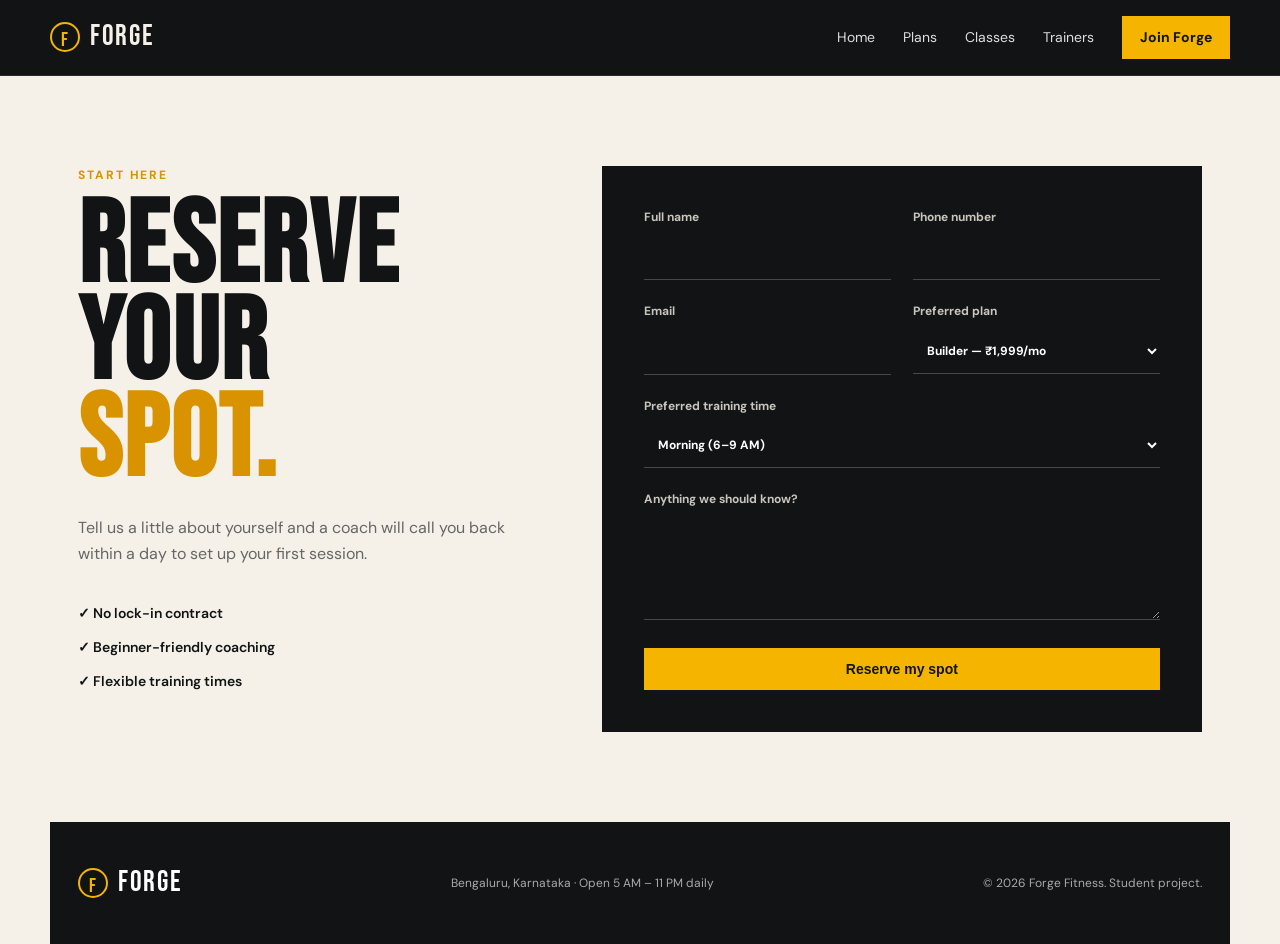
<file: join.html>
<!DOCTYPE html>
<html lang="en"><head>
    <!-- Google tag (gtag.js) -->
<script async src="https://www.googletagmanager.com/gtag/js?id=G-BQ59QRXN3N"></script>
<script>
  window.dataLayer = window.dataLayer || [];
  function gtag(){dataLayer.push(arguments);}
  gtag('js', new Date());

  gtag('config', 'G-BQ59QRXN3N');
</script>
<meta charset="UTF-8"><meta name="viewport" content="width=device-width, initial-scale=1.0"><title>Join FORGE — Reserve Your Spot</title><link rel="stylesheet" href="style.css"></head>
<body>
<header class="site-header"><a class="brand" href="index.html"><span class="brand-mark">F</span> FORGE</a><button class="menu-toggle" aria-label="Open menu">☰</button><nav class="nav"><a href="index.html">Home</a><a href="plans.html">Plans</a><a href="classes.html">Classes</a><a href="trainers.html">Trainers</a><a class="nav-cta active-cta" href="join.html">Join Forge</a></nav></header>
<main>
<section class="join-page">
<div class="join-copy reveal"><p class="eyebrow">START HERE</p><h1>Reserve your<br><span>spot.</span></h1><p>Tell us a little about yourself and a coach will call you back within a day to set up your first session.</p><div class="join-points"><span>✓ No lock-in contract</span><span>✓ Beginner-friendly coaching</span><span>✓ Flexible training times</span></div></div>
<form class="join-form reveal" id="joinForm">
<label>Full name<input id="name" name="name" type="text" required></label>
<label>Phone number<input id="phone" name="phone" type="tel" required></label>
<label>Email<input id="email" name="email" type="email" required></label>
<label>Preferred plan<select id="plan" name="plan"><option>Starter — ₹999/mo</option><option selected>Builder — ₹1,999/mo</option><option>Elite — ₹3,499/mo</option></select></label>
<label>Preferred training time<select id="time" name="time"><option>Morning (6–9 AM)</option><option>Evening (6–9 PM)</option><option>Flexible</option></select></label>
<label>Anything we should know?<textarea id="msg" name="message" rows="4"></textarea></label>
<button type="submit" class="btn btn-primary">Reserve my spot</button>
<p class="form-success" id="confirmMsg">✓ Thanks! Your request has been received. A coach will call you within a day.</p>
</form>
</section>
</main>
<footer><div class="footer-inner"><a class="brand" href="index.html"><span class="brand-mark">F</span> FORGE</a><p>Bengaluru, Karnataka · Open 5 AM – 11 PM daily</p><p>© 2026 Forge Fitness. Student project.</p></div></footer><script src="script.js"></script></body></html>
</file>
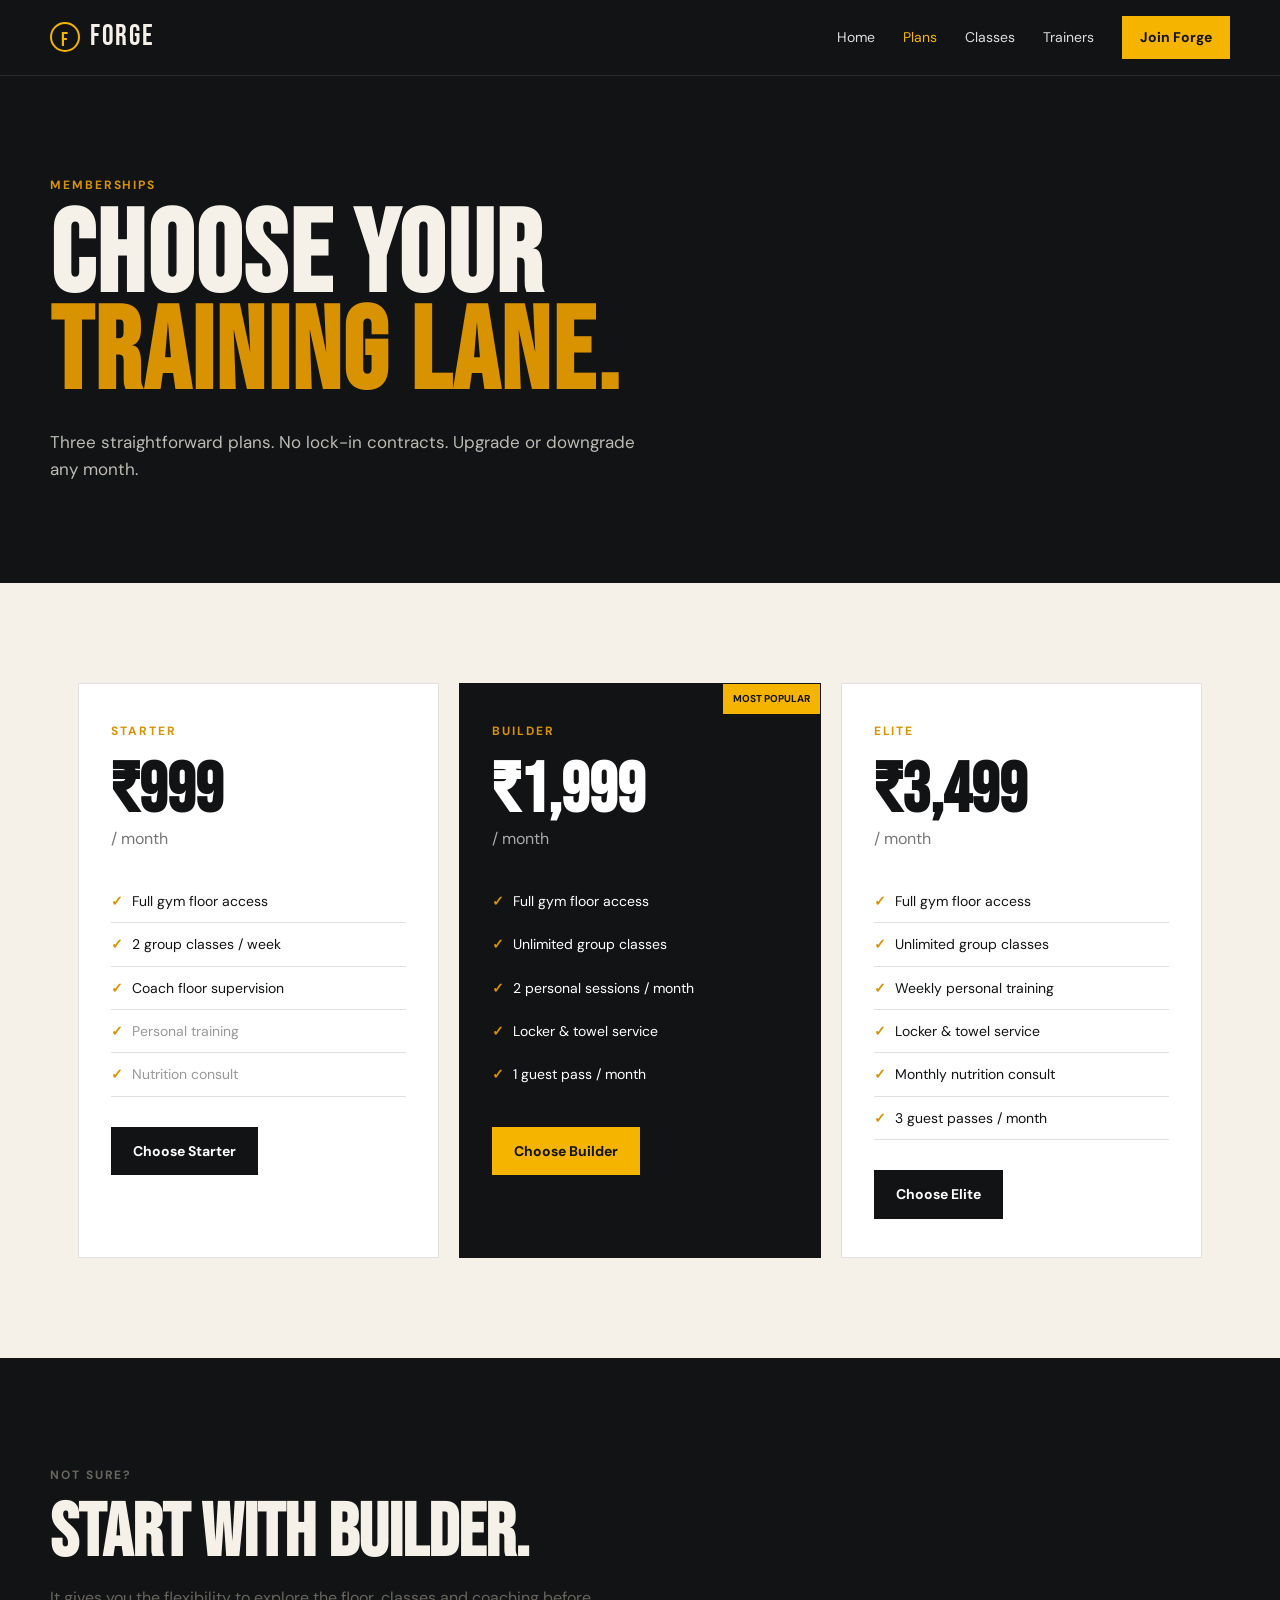
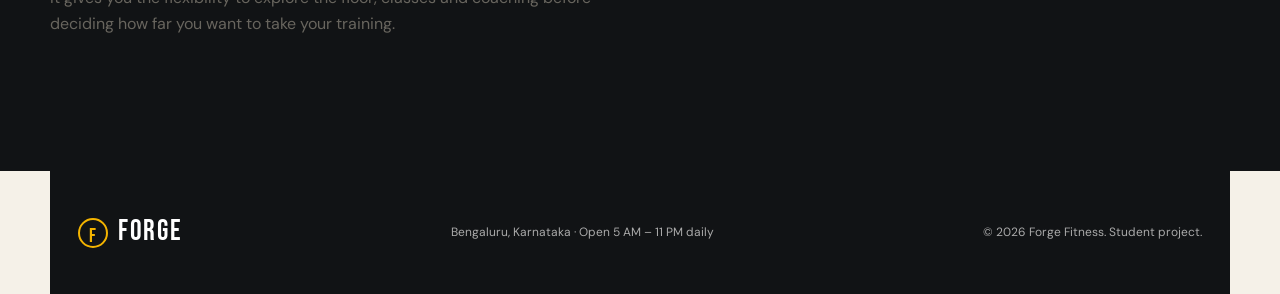
<file: plans.html>
<!DOCTYPE html>
<html lang="en"><head>
    <!-- Google tag (gtag.js) -->
<script async src="https://www.googletagmanager.com/gtag/js?id=G-BQ59QRXN3N"></script>
<script>
  window.dataLayer = window.dataLayer || [];
  function gtag(){dataLayer.push(arguments);}
  gtag('js', new Date());

  gtag('config', 'G-BQ59QRXN3N');
</script>
<meta charset="UTF-8"><meta name="viewport" content="width=device-width, initial-scale=1.0"><title>Membership Plans — FORGE</title><link rel="stylesheet" href="style.css"></head>
<body>
<header class="site-header"><a class="brand" href="index.html"><span class="brand-mark">F</span> FORGE</a><button class="menu-toggle" aria-label="Open menu">☰</button><nav class="nav"><a href="index.html">Home</a><a class="active" href="plans.html">Plans</a><a href="classes.html">Classes</a><a href="trainers.html">Trainers</a><a class="nav-cta" href="join.html">Join Forge</a></nav></header>
<main>
<section class="page-hero"><div><p class="eyebrow">MEMBERSHIPS</p><h1>Choose your<br><span>training lane.</span></h1><p>Three straightforward plans. No lock-in contracts. Upgrade or downgrade any month.</p></div></section>
<section class="section">
<div class="pricing-grid">
<article class="price-card reveal"><p class="eyebrow">STARTER</p><h2>₹999</h2><p>/ month</p><ul><li>Full gym floor access</li><li>2 group classes / week</li><li>Coach floor supervision</li><li class="muted">Personal training</li><li class="muted">Nutrition consult</li></ul><a class="btn btn-dark" href="join.html?plan=Starter">Choose Starter</a></article>
<article class="price-card featured reveal"><div class="popular">MOST POPULAR</div><p class="eyebrow">BUILDER</p><h2>₹1,999</h2><p>/ month</p><ul><li>Full gym floor access</li><li>Unlimited group classes</li><li>2 personal sessions / month</li><li>Locker & towel service</li><li>1 guest pass / month</li></ul><a class="btn btn-primary" href="join.html?plan=Builder">Choose Builder</a></article>
<article class="price-card reveal"><p class="eyebrow">ELITE</p><h2>₹3,499</h2><p>/ month</p><ul><li>Full gym floor access</li><li>Unlimited group classes</li><li>Weekly personal training</li><li>Locker & towel service</li><li>Monthly nutrition consult</li><li>3 guest passes / month</li></ul><a class="btn btn-dark" href="join.html?plan=Elite">Choose Elite</a></article>
</div>
</section>
<section class="dark strip"><div class="section-heading"><p class="eyebrow">NOT SURE?</p><h2>Start with Builder.</h2><p>It gives you the flexibility to explore the floor, classes and coaching before deciding how far you want to take your training.</p></div></section>
</main>
<footer><div class="footer-inner"><a class="brand" href="index.html"><span class="brand-mark">F</span> FORGE</a><p>Bengaluru, Karnataka · Open 5 AM – 11 PM daily</p><p>© 2026 Forge Fitness. Student project.</p></div></footer><script src="script.js"></script></body></html>
</file>
<file: style.css>
@import url('https://fonts.googleapis.com/css2?family=Bebas+Neue&family=DM+Sans:wght@400;500;600;700&display=swap');
:root{--ink:#111315;--paper:#f5f1e8;--muted:#b7b5ae;--accent:#f4b400;--accent2:#d99200;--line:rgba(17,19,21,.13);--white:#fff;--max:1180px}
*{box-sizing:border-box;margin:0;padding:0}html{scroll-behavior:smooth}body{font-family:'DM Sans',sans-serif;background:var(--paper);color:var(--ink);line-height:1.6}a{text-decoration:none;color:inherit}img{width:100%;display:block;object-fit:cover}.site-header{height:76px;background:var(--ink);color:var(--paper);display:flex;align-items:center;justify-content:space-between;padding:0 max(24px,calc((100vw - var(--max))/2));position:sticky;top:0;z-index:50;border-bottom:1px solid #292b2d}.brand{font-family:'Bebas Neue',sans-serif;font-size:29px;letter-spacing:.06em;display:flex;align-items:center;gap:10px}.brand-mark{width:30px;height:30px;border:2px solid var(--accent);border-radius:50%;display:grid;place-items:center;color:var(--accent);font-size:20px}.nav{display:flex;align-items:center;gap:28px}.nav a{font-size:14px;color:#ddd;transition:.2s}.nav a:hover,.nav a.active{color:var(--accent)}.nav-cta{background:var(--accent)!important;color:var(--ink)!important;padding:10px 18px;font-weight:700}.menu-toggle{display:none;background:none;border:0;color:#fff;font-size:25px}.hero{max-width:var(--max);margin:auto;min-height:calc(100vh - 76px);padding:70px 28px;display:grid;grid-template-columns:1.02fr .98fr;gap:60px;align-items:center}.hero-image{height:610px;position:relative}.hero-image img{height:100%;filter:grayscale(25%)}.image-tag{position:absolute;bottom:20px;left:20px;background:var(--accent);padding:9px 14px;font-weight:700;font-size:12px;letter-spacing:.08em}.eyebrow{font-size:12px;letter-spacing:.16em;font-weight:700;color:var(--accent2);margin-bottom:15px}.hero h1,.page-hero h1,.join-page h1{font-family:'Bebas Neue';font-size:clamp(70px,9vw,120px);line-height:.84;letter-spacing:.02em}.hero h1 span,.page-hero h1 span,.join-page h1 span{color:var(--accent2)}.hero-copy{font-size:18px;max-width:590px;margin:28px 0;color:#51504b}.actions{display:flex;gap:13px;flex-wrap:wrap}.btn{display:inline-block;border:0;padding:13px 22px;font-weight:700;font-size:14px;cursor:pointer;transition:.2s}.btn:hover{transform:translateY(-2px)}.btn-primary{background:var(--accent);color:var(--ink)}.btn-ghost{border:1px solid var(--ink)}.btn-dark{background:var(--ink);color:#fff}.stats{display:flex;gap:38px;margin-top:55px;flex-wrap:wrap}.stats strong{display:block;font-family:'Bebas Neue';font-size:36px}.stats span{font-size:12px;color:#6d6a63}.section{max-width:var(--max);margin:auto;padding:100px 28px}.section-heading{max-width:600px;margin-bottom:45px}.section-heading h2,.split-content h2,.quote blockquote,.strip h2{font-family:'Bebas Neue';font-size:clamp(48px,6vw,75px);line-height:.9}.section-heading>p:last-child,.split-content>p,.strip p{color:#68655e;margin-top:18px}.feature-grid{display:grid;grid-template-columns:repeat(3,1fr);gap:18px}.feature-card{border-top:2px solid var(--ink);padding:25px}.feature-card span{font-family:'Bebas Neue';color:var(--accent2);font-size:24px}.feature-card h3{font-family:'Bebas Neue';font-size:34px;margin:18px 0 8px}.feature-card p{color:#68655e}.dark{background:var(--ink);color:var(--paper);max-width:none}.split-section{display:grid;grid-template-columns:1fr 1fr}.split-image{min-height:570px}.split-image img{height:100%}.split-content{padding:80px max(28px,calc((100vw - var(--max))/2)) 80px 70px;display:flex;flex-direction:column;justify-content:center}.split-content>p{color:#b8b6af;max-width:500px}.text-link{color:var(--accent);font-weight:700;margin-top:25px}.quote{max-width:900px}.quote blockquote{font-size:clamp(42px,5vw,68px)}.quote cite{display:block;margin-top:24px;color:#66635d;font-style:normal}.page-hero{background:var(--ink);color:var(--paper);min-height:440px;padding:100px max(28px,calc((100vw - var(--max))/2));display:flex;align-items:center}.page-hero p:last-child{max-width:600px;color:#bdbbb4;margin-top:25px;font-size:17px}.pricing-grid{display:grid;grid-template-columns:repeat(3,1fr);gap:20px}.price-card{background:#fff;padding:38px 32px;border:1px solid var(--line);position:relative}.price-card.featured{background:var(--ink);color:#fff;transform:translateY(-15px)}.price-card h2{font-family:'Bebas Neue';font-size:70px;line-height:1}.price-card>p:not(.eyebrow){color:#777;margin-bottom:28px}.price-card.featured>p:not(.eyebrow){color:#aaa}.price-card ul{list-style:none;margin-bottom:30px}.price-card li{padding:10px 0;border-bottom:1px solid var(--line);font-size:14px}.price-card li:before{content:'✓';color:var(--accent2);font-weight:700;margin-right:9px}.price-card li.muted{color:#999}.popular{position:absolute;top:0;right:0;background:var(--accent);color:var(--ink);font-size:10px;font-weight:700;padding:7px 10px}.strip{max-width:none;padding:90px max(28px,calc((100vw - var(--max))/2))}.schedule{border-top:2px solid var(--ink)}.schedule-row{display:grid;grid-template-columns:130px 1fr 1fr;padding:20px 10px;border-bottom:1px solid var(--line);gap:20px}.schedule-row strong{font-family:'Bebas Neue';font-size:25px;color:var(--accent2)}.schedule-row.head{font-size:11px;font-weight:700;letter-spacing:.12em;color:#777}.image-banner{position:relative;min-height:540px}.image-banner img{height:540px;filter:brightness(.55)}.image-banner>div{position:absolute;inset:0;display:flex;flex-direction:column;justify-content:center;align-items:flex-start;max-width:var(--max);margin:auto;padding:28px;color:#fff}.image-banner h2{font-family:'Bebas Neue';font-size:clamp(55px,7vw,90px);max-width:650px;line-height:.9;margin-bottom:30px}.trainer-grid{display:grid;grid-template-columns:1fr 1fr;gap:50px 25px}.trainer-card{display:grid;grid-template-columns:45% 55%;background:#fff}.trainer-card img{height:320px}.trainer-card div{padding:28px}.trainer-card h2{font-family:'Bebas Neue';font-size:42px;line-height:1;margin-bottom:15px}.trainer-card p:last-child{color:#68655e;font-size:14px}.join-page{max-width:var(--max);margin:auto;padding:90px 28px;display:grid;grid-template-columns:.85fr 1.15fr;gap:80px}.join-copy>p:not(.eyebrow){color:#666;margin-top:25px;max-width:450px}.join-points{display:grid;gap:12px;margin-top:35px;font-weight:600;font-size:14px}.join-form{background:var(--ink);color:#fff;padding:42px;display:grid;grid-template-columns:1fr 1fr;gap:22px}.join-form label{font-size:12px;font-weight:700;color:#c8c5bc}.join-form label:nth-of-type(5),.join-form label:nth-of-type(6),.join-form button,.form-success{grid-column:1/-1}.join-form input,.join-form select,.join-form textarea{width:100%;margin-top:7px;padding:13px 10px;background:transparent;border:0;border-bottom:1px solid #45484a;color:#fff;font:inherit;outline:0}.join-form input:focus,.join-form select:focus,.join-form textarea:focus{border-color:var(--accent)}.join-form option{color:#111}.form-success{display:none;color:var(--accent);font-weight:700}.footer-inner{max-width:var(--max);margin:auto;padding:38px 28px;display:flex;justify-content:space-between;gap:20px;align-items:center;flex-wrap:wrap;background:var(--ink);color:#aaa}.footer-inner .brand{color:#fff}.footer-inner p{font-size:12px}.site-header+main{min-height:400px}.reveal{animation:rise .7s ease both}@keyframes rise{from{opacity:0;transform:translateY(18px)}to{opacity:1;transform:none}}
@media(max-width:850px){.nav{display:none}.menu-toggle{display:block}.nav.open{display:flex;position:absolute;top:76px;left:0;right:0;background:var(--ink);padding:20px 25px;flex-direction:column;align-items:flex-start}.hero,.join-page{grid-template-columns:1fr}.hero-image{height:450px}.feature-grid,.pricing-grid{grid-template-columns:1fr}.price-card.featured{transform:none}.split-section{grid-template-columns:1fr}.split-image{min-height:400px}.split-content{padding:70px 28px}.trainer-grid{grid-template-columns:1fr}.trainer-card{grid-template-columns:1fr}.trainer-card img{height:380px}.schedule-row{grid-template-columns:75px 1fr;gap:10px}.schedule-row span:last-child{grid-column:2}.page-hero{min-height:380px}.join-page{gap:45px}.join-form{grid-template-columns:1fr}.join-form label:nth-of-type(5),.join-form label:nth-of-type(6),.join-form button,.form-success{grid-column:1}.footer-inner{align-items:flex-start;flex-direction:column}}
@media(max-width:500px){.hero{padding-top:50px}.hero-image{height:330px}.hero h1,.page-hero h1,.join-page h1{font-size:70px}.section{padding:70px 22px}.page-hero{padding:70px 22px}.join-page{padding:70px 22px}.join-form{padding:25px}.schedule-row{font-size:13px}.image-banner,.image-banner img{min-height:480px;height:480px}}
</file>
